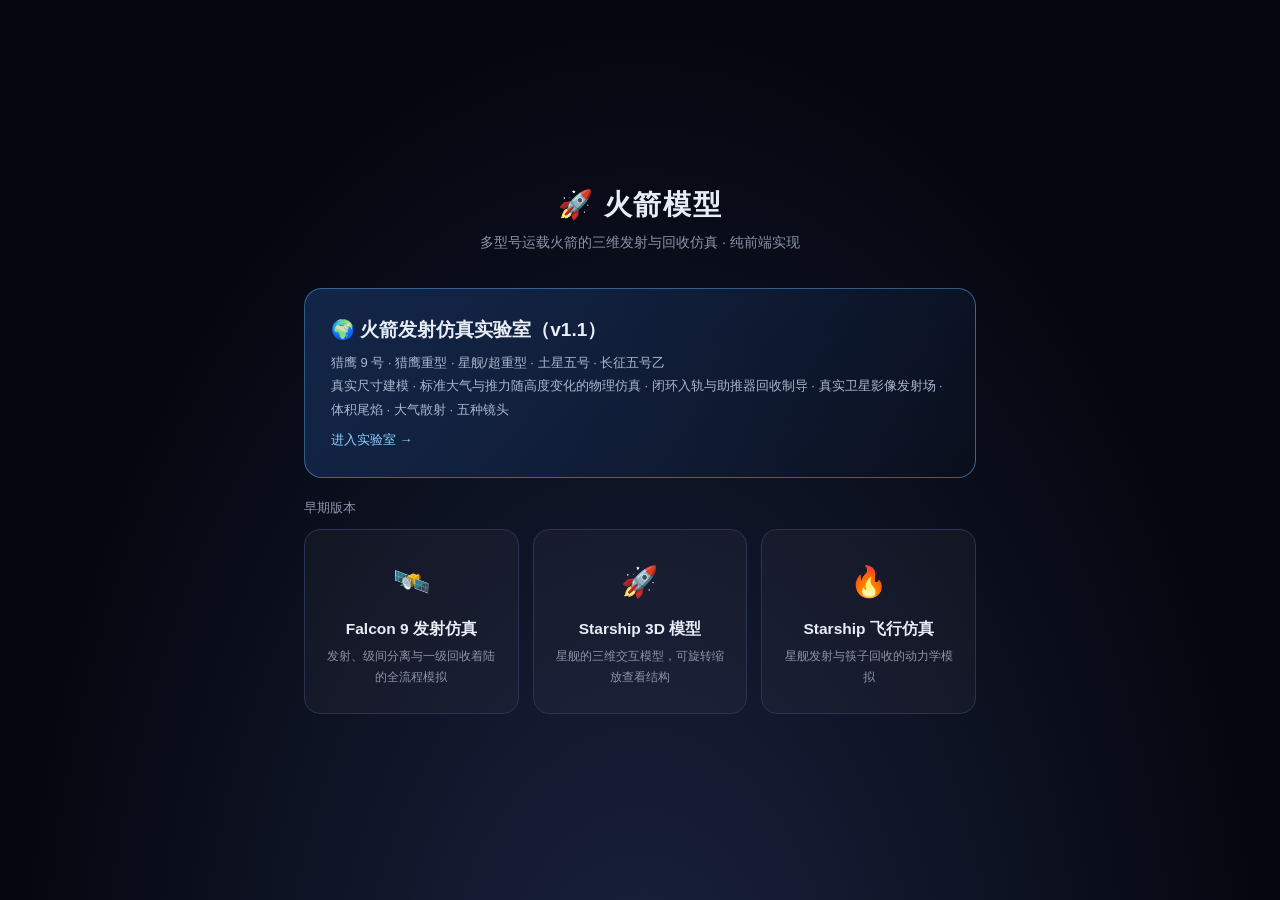
<file: index.html>
<!doctype html>
<html lang="zh-CN">
<head>
<meta charset="utf-8">
<meta name="viewport" content="width=device-width,initial-scale=1">
<title>火箭模型 · SpaceX 仿真合集</title>
<style>
  :root{color-scheme:dark}
  *{margin:0;padding:0;box-sizing:border-box}
  body{
    min-height:100vh;display:flex;align-items:center;justify-content:center;
    background:radial-gradient(ellipse at 50% 120%,#1a2340 0%,#05070f 70%);
    font-family:-apple-system,"PingFang SC","Microsoft YaHei",sans-serif;color:#e8ecf5;
  }
  .wrap{max-width:720px;padding:48px 24px;text-align:center}
  h1{font-size:28px;letter-spacing:.06em;margin-bottom:10px}
  p.sub{color:#8b93a8;font-size:14px;margin-bottom:36px}
  .cards{display:grid;grid-template-columns:repeat(auto-fit,minmax(200px,1fr));gap:14px}
  a.card{
    display:block;padding:26px 18px;border:1px solid #2a3452;border-radius:16px;
    background:rgba(255,255,255,.03);text-decoration:none;color:inherit;
    transition:transform .25s,border-color .25s,background .25s;
  }
  a.card:hover{transform:translateY(-4px);border-color:#5a7bd8;background:rgba(90,123,216,.08)}
  .card .ic{font-size:30px;display:block;margin-bottom:12px}
  .card b{font-size:15.5px;display:block;margin-bottom:6px}
  .card span{font-size:12px;color:#8b93a8;line-height:1.7}
  a.hero{display:block;margin-bottom:22px;padding:28px 26px;border-radius:18px;text-decoration:none;color:inherit;text-align:left;
    border:1px solid rgba(95,184,255,.45);background:linear-gradient(135deg,rgba(40,90,170,.35),rgba(10,16,30,.6));transition:transform .25s,border-color .25s}
  a.hero:hover{transform:translateY(-3px);border-color:#8fd0ff}
  a.hero b{font-size:19px;display:block;margin-bottom:8px}
  a.hero span{font-size:13px;color:#a9b6cc;line-height:1.8;display:block}
  a.hero i{font-style:normal;display:inline-block;margin-top:10px;color:#8fd0ff;font-size:13px}
  .old{color:#8b93a8;font-size:12.5px;margin:6px 0 12px;text-align:left}
</style>
</head>
<body>
<div class="wrap">
  <h1>🚀 火箭模型</h1>
  <p class="sub">多型号运载火箭的三维发射与回收仿真 · 纯前端实现</p>
  <a class="hero" href="lab/"><b>🌍 火箭发射仿真实验室（v1.1）</b>
    <span>猎鹰 9 号 · 猎鹰重型 · 星舰/超重型 · 土星五号 · 长征五号乙<br>
    真实尺寸建模 · 标准大气与推力随高度变化的物理仿真 · 闭环入轨与助推器回收制导 · 真实卫星影像发射场 · 体积尾焰 · 大气散射 · 五种镜头</span>
    <i>进入实验室 →</i></a>
  <p class="old">早期版本</p>
  <div class="cards">
    <a class="card" href="falcon9_sim.html"><span class="ic">🛰️</span><b>Falcon 9 发射仿真</b><span>发射、级间分离与一级回收着陆的全流程模拟</span></a>
    <a class="card" href="starship_3d.html"><span class="ic">🚀</span><b>Starship 3D 模型</b><span>星舰的三维交互模型，可旋转缩放查看结构</span></a>
    <a class="card" href="starship_sim.html"><span class="ic">🔥</span><b>Starship 飞行仿真</b><span>星舰发射与筷子回收的动力学模拟</span></a>
  </div>
</div>
</body>
</html>
</file>
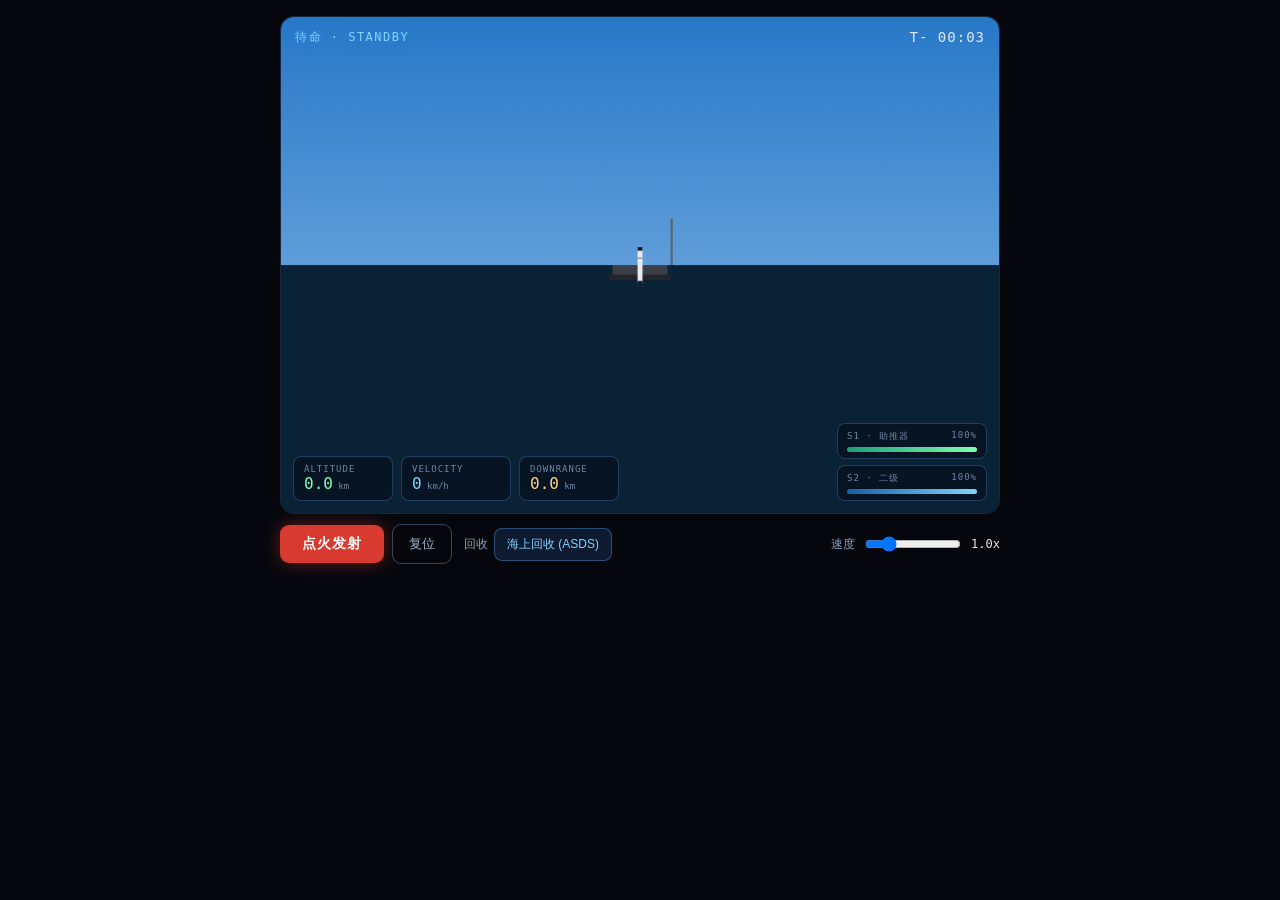
<file: falcon9_sim.html>
<!DOCTYPE html>
<html lang="zh">
<head>
<meta charset="utf-8">
<meta name="viewport" content="width=device-width, initial-scale=1">
<title>Falcon 9 · 发射与回收模拟</title>
<style>
  body{margin:0;background:#05070d;font-family:-apple-system,Segoe UI,Roboto,sans-serif;display:flex;justify-content:center;padding:16px;}
  #wrap{width:100%;max-width:720px;}
</style>
</head>
<body>
<div id="wrap">
<!--FRAGMENT-->
<div style="display:flex;flex-direction:column;gap:10px;font-family:-apple-system,Segoe UI,Roboto,sans-serif;">
  <div style="position:relative;border-radius:14px;overflow:hidden;border:1px solid rgba(80,140,220,0.25);background:#05070d;">
    <canvas id="rk-canvas" width="680" height="470" style="display:block;width:100%;height:auto;background:#05070d;"></canvas>

    <div id="rk-phase" style="position:absolute;top:12px;left:14px;font-family:ui-monospace,Menlo,Consolas,monospace;color:#7fd4ff;font-size:12px;letter-spacing:1.5px;text-transform:uppercase;text-shadow:0 0 8px rgba(40,140,255,0.6);">待命 · STANDBY</div>
    <div id="rk-clock" style="position:absolute;top:12px;right:14px;font-family:ui-monospace,Menlo,Consolas,monospace;color:#dfeaf5;font-size:14px;letter-spacing:1px;">T- 00:03</div>

    <div style="position:absolute;left:12px;bottom:12px;display:flex;gap:8px;font-family:ui-monospace,Menlo,Consolas,monospace;">
      <div style="background:rgba(8,16,30,0.72);border:1px solid rgba(90,160,230,0.3);border-radius:8px;padding:7px 10px;min-width:78px;">
        <div style="color:#6f87a3;font-size:9px;letter-spacing:1px;">ALTITUDE</div>
        <div id="rk-alt" style="color:#7fffb0;font-size:16px;">0.0<span style="font-size:9px;color:#6f87a3"> km</span></div>
      </div>
      <div style="background:rgba(8,16,30,0.72);border:1px solid rgba(90,160,230,0.3);border-radius:8px;padding:7px 10px;min-width:88px;">
        <div style="color:#6f87a3;font-size:9px;letter-spacing:1px;">VELOCITY</div>
        <div id="rk-vel" style="color:#7fd4ff;font-size:16px;">0<span style="font-size:9px;color:#6f87a3"> km/h</span></div>
      </div>
      <div style="background:rgba(8,16,30,0.72);border:1px solid rgba(90,160,230,0.3);border-radius:8px;padding:7px 10px;min-width:78px;">
        <div style="color:#6f87a3;font-size:9px;letter-spacing:1px;">DOWNRANGE</div>
        <div id="rk-dr" style="color:#ffd47f;font-size:16px;">0<span style="font-size:9px;color:#6f87a3"> km</span></div>
      </div>
    </div>

    <div style="position:absolute;right:12px;bottom:12px;display:flex;flex-direction:column;gap:6px;width:150px;font-family:ui-monospace,Menlo,Consolas,monospace;">
      <div style="background:rgba(8,16,30,0.72);border:1px solid rgba(90,160,230,0.3);border-radius:8px;padding:6px 9px;">
        <div style="display:flex;justify-content:space-between;color:#6f87a3;font-size:9px;letter-spacing:1px;"><span>S1 · 助推器</span><span id="rk-f1t">100%</span></div>
        <div style="height:5px;background:rgba(255,255,255,0.08);border-radius:3px;margin-top:4px;overflow:hidden;"><div id="rk-f1" style="height:100%;width:100%;background:linear-gradient(90deg,#1d9e75,#7fffb0);"></div></div>
      </div>
      <div style="background:rgba(8,16,30,0.72);border:1px solid rgba(90,160,230,0.3);border-radius:8px;padding:6px 9px;">
        <div style="display:flex;justify-content:space-between;color:#6f87a3;font-size:9px;letter-spacing:1px;"><span>S2 · 二级</span><span id="rk-f2t">100%</span></div>
        <div style="height:5px;background:rgba(255,255,255,0.08);border-radius:3px;margin-top:4px;overflow:hidden;"><div id="rk-f2" style="height:100%;width:100%;background:linear-gradient(90deg,#185fa5,#7fd4ff);"></div></div>
      </div>
    </div>
  </div>

  <div style="display:flex;flex-wrap:wrap;gap:8px;align-items:center;font-family:-apple-system,Segoe UI,Roboto,sans-serif;">
    <button id="rk-launch" style="background:#d83a30;color:#fff;border:none;border-radius:9px;padding:10px 22px;font-size:14px;font-weight:600;cursor:pointer;letter-spacing:1px;box-shadow:0 0 18px rgba(216,58,48,0.45);">点火发射</button>
    <button id="rk-reset" style="background:transparent;color:#9fb4cc;border:1px solid rgba(120,160,210,0.4);border-radius:9px;padding:10px 16px;font-size:13px;cursor:pointer;">复位</button>
    <div style="display:flex;align-items:center;gap:6px;color:#8aa0bb;font-size:12px;font-family:ui-monospace,monospace;margin-left:4px;">
      回收
      <button id="rk-mode" style="background:rgba(20,40,70,0.6);color:#7fd4ff;border:1px solid rgba(90,160,230,0.4);border-radius:8px;padding:7px 12px;font-size:12px;cursor:pointer;">海上回收 (ASDS)</button>
    </div>
    <div style="display:flex;align-items:center;gap:8px;margin-left:auto;color:#8aa0bb;font-size:12px;font-family:ui-monospace,monospace;">
      速度 <input id="rk-speed" type="range" min="0.5" max="3" step="0.5" value="1" style="width:96px;"> <span id="rk-speedv" style="color:#dfeaf5;">1.0x</span>
    </div>
  </div>
</div>

<script>
(function(){
  const cv = document.getElementById('rk-canvas');
  const ctx = cv.getContext('2d');
  const W = 680, H = 470;
  const el = id => document.getElementById(id);

  let mode = 'asds';      // 'asds' | 'rtls'
  let speed = 1;
  const G = 9.8;

  // booster (stage 1) state
  let S;
  function reset(){
    S = {
      t:0, phase:'standby', flagQ:false, flagMECO:false, flagSep:false,
      alt:0, vy:0, dr:0, vx:0, ang:0, targetAng:0,
      fins:0, legs:0, thr:0, f1:100,
      trail:[], engines:9,
      // stage 2
      s2:{active:false, alt:0, vy:0, dr:0, thr:0, f2:100, trail:[], sep:false},
      landed:false, lhost:false, apex:0,
      ignT:0
    };
    targetX = (mode==='rtls') ? 0 : 4200;   // meters downrange of landing site
    el('rk-launch').disabled = false;
    el('rk-launch').textContent = '点火发射';
    el('rk-launch').style.opacity = 1;
  }
  let targetX = 4200;

  function launch(){
    if(S.phase!=='standby') return;
    S.phase='ignition'; S.t=0; S.ignT=0;
    el('rk-launch').disabled = true;
    el('rk-launch').style.opacity = 0.45;
    el('rk-launch').textContent = '飞行中…';
  }

  el('rk-launch').onclick = launch;
  el('rk-reset').onclick = ()=>{ reset(); };
  el('rk-mode').onclick = ()=>{
    if(S.phase!=='standby') return;
    mode = (mode==='asds')?'rtls':'asds';
    el('rk-mode').textContent = mode==='asds' ? '海上回收 (ASDS)' : '陆上回收 (RTLS)';
    targetX = (mode==='rtls')?0:4200;
  };
  el('rk-speed').oninput = e=>{ speed=parseFloat(e.target.value); el('rk-speedv').textContent=speed.toFixed(1)+'x'; };

  // ---- physics step ----
  function step(dt){
    const p = S.phase;
    if(p==='standby'||p==='landed') return;
    S.t += dt;

    // ---------- stage 1 ----------
    if(p==='ignition'){
      S.ignT += dt; S.thr = Math.min(1, S.ignT/1.2);
      S.alt = 0; S.vy = 0;
      if(S.ignT>=1.2){ S.phase='ascent'; }
    }
    else if(p==='ascent'){
      S.thr = 1; S.f1 -= dt*4.2;
      S.targetAng = Math.min(20, S.alt/40);            // gravity turn
      const A = 24;
      S.vy += (A - G)*dt;
      S.vx += A*Math.sin(S.ang*Math.PI/180)*dt;
      if(S.vy>180 || S.f1<46){ S.phase='meco'; S.t2=0; }
    }
    else if(p==='meco'){
      S.t2 = (S.t2||0)+dt; S.thr = Math.max(0, 1 - S.t2/0.6);
      S.vy += (-G)*dt; S.fins = Math.min(1, S.t2/0.6);
      if(S.t2>=0.6 && !S.flagSep){
        S.flagSep=true; S.s2.active=true; S.s2.sep=true;
        S.s2.alt=S.alt; S.s2.vy=S.vy; S.s2.dr=S.dr; S.s2.vx=S.vx;
        S.phase='boostback'; S.t3=0;
      }
    }
    else if(p==='boostback'){
      S.t3 = (S.t3||0)+dt;
      S.fins = 1;
      S.targetAng = 150;                                // flip retrograde
      S.thr = (S.t3<2.2)?0.6:0;
      S.f1 -= (S.t3<2.2? dt*3.0 : 0);
      S.vy += (-G)*dt;
      // null out / aim downrange velocity toward target
      const need = (targetX - S.dr);
      S.vx += (Math.sign(need)* (S.t3<2.2?14:0))*dt*0.0 ; // visual only
      if(S.t3<2.6){ S.vx += (need>0? 8 : -8)*dt*(mode==='rtls'?1:0.25); }
      if(S.t3>=2.6){ S.phase='coast'; S.targetAng=180; }
    }
    else if(p==='coast'){
      S.fins = 1; S.thr = 0; S.targetAng = 180;
      S.vy += (-G)*dt;
      // gentle steer to align downrange with target
      S.vx += (targetX - S.dr>0?1:-1)*Math.min(Math.abs(targetX-S.dr),300)*0.002*dt;
      if(S.vy<0 && S.alt < S.apex*0.55 && S.alt>0){ S.phase='reentry'; S.t4=0; }
    }
    else if(p==='reentry'){
      S.t4=(S.t4||0)+dt; S.targetAng=180;
      S.thr = (S.t4<1.3)?0.75:0;
      S.f1 -= (S.t4<1.3? dt*2.2:0);
      // reentry burn slows descent a bit
      S.vy += (-G + (S.t4<1.3? 30:0))*dt;
      if(S.t4>=1.3){ S.phase='descent'; }
    }
    else if(p==='descent'){
      S.targetAng=180; S.thr=0; S.fins=1;
      S.vy += (-G)*dt;
      // suicide-burn trigger
      const amax=42, net=amax-G;
      const stop = (S.vy*S.vy)/(2*net);
      if(S.alt <= stop*1.04){ S.phase='landingburn'; }
    }
    else if(p==='landingburn'){
      S.targetAng=180;
      const amax=42, net=amax-G;
      // needed deceleration to stop at ground
      let need = (S.vy*S.vy)/(2*Math.max(S.alt,0.5));
      need = Math.min(need, net);
      S.thr = Math.min(1,(need+G)/amax);
      S.f1 -= dt*3.4;
      S.vy += (need)*dt;            // decelerate (vy negative -> toward 0)
      if(S.vy>0) S.vy=0;
      S.legs = Math.min(1, S.legs + dt*1.6);
      // glide horizontally onto pad
      S.vx += (targetX - S.dr)*0.06*dt - S.vx*0.9*dt;
      if(S.alt<=0.4){
        S.alt=0; S.vy=0; S.thr=0; S.legs=1; S.phase='landed';
        S.landed=true; S.lost = Math.abs(S.dr-targetX)>600;
      }
    }

    // integrate stage1 position
    if(p!=='ignition'){
      S.alt = Math.max(0, S.alt + S.vy*dt);
      S.dr  = S.dr + S.vx*dt;
    }
    S.apex = Math.max(S.apex, S.alt);
    // rotate toward target angle
    S.ang += (S.targetAng - S.ang)*Math.min(1, dt*3);
    // max-Q flag
    if(!S.flagQ && S.alt>180 && p==='ascent'){ S.flagQ=true; }

    // record trail (world)
    if(S.t % 0.05 < dt){ S.trail.push([S.dr,S.alt]); if(S.trail.length>400)S.trail.shift(); }

    // ---------- stage 2 ----------
    const s2=S.s2;
    if(s2.active){
      s2.thr = Math.min(1, ((S.t)-0)/1 );
      if(s2.f2>0){
        const A2=20; s2.vy += (A2-G)*dt; s2.f2 -= dt*1.4;
        s2.vx += A2*0.18*dt;
      } else { s2.vy += (-G*0.2)*dt; s2.thr=0; }
      s2.alt = Math.max(0, s2.alt + s2.vy*dt);
      s2.dr += s2.vx*dt;
      if(S.t % 0.05 < dt){ s2.trail.push([s2.dr,s2.alt]); if(s2.trail.length>400)s2.trail.shift(); }
    }
  }

  // ---- camera ----
  let cam = {cy:0, cx:0, ppm:1};
  function updateCam(){
    const visHalf = Math.min(62000, Math.max(320, S.alt*0.62 + 320));
    cam.ppm = (H*0.5)/visHalf;
    cam.cy = S.alt;            // booster centered vertically
    cam.cx = S.dr;
  }
  const sx = wx => W*0.5 + (wx-cam.cx)*cam.ppm;
  const sy = wy => H*0.5 - (wy-cam.cy)*cam.ppm;

  // ---- pre-baked starfield (world) ----
  const stars=[]; for(let i=0;i<140;i++){stars.push([(Math.random()-0.5)*180000, Math.random()*120000, Math.random()*1.4+0.3]);}
  const clouds=[]; for(let i=0;i<10;i++){clouds.push([(Math.random()-0.5)*9000, 200+Math.random()*900, 220+Math.random()*180]);}

  function skyTop(alt){
    const k = Math.min(1, alt/2400);
    const c = (a,b)=>Math.round(a+(b-a)*k);
    return `rgb(${c(40,2)},${c(120,4)},${c(200,12)})`;
  }
  function skyBot(alt){
    const k = Math.min(1, alt/2400);
    const c=(a,b)=>Math.round(a+(b-a)*k);
    return `rgb(${c(150,5)},${c(195,8)},${c(235,20)})`;
  }

  function draw(){
    ctx.clearRect(0,0,W,H);
    // sky
    const g=ctx.createLinearGradient(0,0,0,H);
    g.addColorStop(0, skyTop(cam.cy));
    g.addColorStop(1, skyBot(cam.cy));
    ctx.fillStyle=g; ctx.fillRect(0,0,W,H);

    // stars (fade in with altitude)
    const sa = Math.min(1, cam.cy/1400);
    if(sa>0.02){
      ctx.save();
      for(const st of stars){
        const x=sx(st[0]), y=sy(st[1]);
        if(x<-5||x>W+5||y<-5||y>H+5) continue;
        ctx.globalAlpha=sa*(0.5+0.5*Math.sin((st[1]+S.t*40)*0.01));
        ctx.fillStyle='#fff'; ctx.fillRect(x,y,st[2],st[2]);
      }
      ctx.restore();
    }

    // clouds
    ctx.save();
    for(const cl of clouds){
      const x=sx(cl[0]), y=sy(cl[1]); const r=cl[2]*cam.ppm;
      if(r<1||y<-r||y>H+r) continue;
      ctx.globalAlpha=0.5*(1-Math.min(1,cam.cy/2600));
      ctx.fillStyle='#eef4fb';
      ctx.beginPath(); ctx.ellipse(x,y,r,r*0.34,0,0,7); ctx.fill();
    }
    ctx.restore();

    // ground + sea
    const gy = sy(0);
    if(gy < H+40){
      const isSea = (mode==='asds');
      ctx.fillStyle = isSea ? '#0a2236' : '#1c2a18';
      ctx.fillRect(0, gy, W, H-gy+1);
      // launch pad at world x=0
      drawPad(sx(0), gy);
      // landing target
      drawLandingSite(sx(targetX), gy, isSea);
    }

    // trails
    drawTrail(S.s2.trail, 'rgba(127,212,255,0.5)');
    drawTrail(S.trail, 'rgba(255,170,90,0.55)');

    // stage 2
    if(S.s2.active){
      const x=sx(S.s2.dr), y=sy(S.s2.alt);
      if(y>-200 && y<H+200) drawStage2(x,y, S.s2.thr);
    }

    // booster (always near center unless landed offscreen)
    if(S.phase!=='standby' || true){
      const x=sx(S.dr), y=sy(S.alt);
      drawBooster(x,y, S.ang, S.thr, S.fins, S.legs);
    }

    updateHUD();
    drawGAuge();
  }

  function drawTrail(tr, col){
    if(tr.length<2) return;
    ctx.save(); ctx.strokeStyle=col; ctx.lineWidth=1.5; ctx.beginPath();
    let started=false;
    for(const p of tr){ const x=sx(p[0]),y=sy(p[1]); if(!started){ctx.moveTo(x,y);started=true;}else ctx.lineTo(x,y);}
    ctx.stroke(); ctx.restore();
  }

  function drawPad(x,gy){
    ctx.save();
    ctx.fillStyle='#3a3f47'; ctx.fillRect(x-26,gy,52,10);
    ctx.fillStyle='#22262c'; ctx.fillRect(x-30,gy+9,60,5);
    // tower
    ctx.strokeStyle='#5a6470'; ctx.lineWidth=2;
    ctx.beginPath(); ctx.moveTo(x+30,gy); ctx.lineTo(x+30,gy-44); ctx.stroke();
    ctx.restore();
  }

  function drawLandingSite(x,gy,isSea){
    ctx.save();
    if(isSea){
      // droneship
      ctx.fillStyle='#1b1f26'; ctx.fillRect(x-44,gy-6,88,12);
      ctx.fillStyle='#2a2f38'; ctx.fillRect(x-44,gy+5,88,4);
      // X target
      ctx.strokeStyle='#d8d8d8'; ctx.lineWidth=2;
      ctx.beginPath(); ctx.moveTo(x-12,gy-4); ctx.lineTo(x+12,gy+2); ctx.moveTo(x+12,gy-4); ctx.lineTo(x-12,gy+2); ctx.stroke();
      ctx.beginPath(); ctx.arc(x,gy-1,15,0,7); ctx.stroke();
    } else {
      ctx.fillStyle='#3a3f47'; ctx.fillRect(x-30,gy-2,60,8);
      ctx.strokeStyle='#d8d8d8'; ctx.lineWidth=2;
      ctx.beginPath(); ctx.arc(x,gy+1,16,0,7); ctx.stroke();
      ctx.beginPath(); ctx.moveTo(x-11,gy-7); ctx.lineTo(x+11,gy+5); ctx.moveTo(x+11,gy-7); ctx.lineTo(x-11,gy+5); ctx.stroke();
    }
    ctx.restore();
  }

  function flame(ctx, w, len, intensity){
    if(intensity<=0.02) return;
    const L = len*(0.7+0.6*intensity)*(0.85+0.15*Math.sin(S.t*40));
    const grd=ctx.createLinearGradient(0,0,0,L);
    grd.addColorStop(0,'rgba(180,220,255,0.95)');
    grd.addColorStop(0.4,'rgba(120,180,255,0.85)');
    grd.addColorStop(1,'rgba(255,150,40,0)');
    ctx.fillStyle=grd;
    ctx.beginPath();
    ctx.moveTo(-w*0.5,0); ctx.lineTo(w*0.5,0);
    ctx.lineTo(w*0.18,L*0.55); ctx.lineTo(0,L); ctx.lineTo(-w*0.18,L*0.55);
    ctx.closePath(); ctx.fill();
  }

  function drawBooster(cx,cy,ang,thr,fins,legs){
    const ph = Math.max(34, Math.min(150, 42*cam.ppm)); // pixel height
    const pw = ph*0.135;
    ctx.save();
    ctx.translate(cx,cy);
    ctx.rotate(ang*Math.PI/180);
    // body local: +y down (engine), -y up (top). draw centered.
    const top=-ph/2, bot=ph/2;
    // engine flame (at bottom)
    ctx.save(); ctx.translate(0,bot); flame(ctx, pw*1.4, ph*1.5, thr); ctx.restore();
    // landing legs
    if(legs>0){
      ctx.strokeStyle='#cfd6dd'; ctx.lineWidth=Math.max(1.4,pw*0.16);
      const sp = legs*ph*0.32;
      [-1,1].forEach(s=>{
        ctx.beginPath(); ctx.moveTo(s*pw*0.5, bot-ph*0.05);
        ctx.lineTo(s*(pw*0.5+sp), bot+ph*0.06); ctx.stroke();
      });
    }
    // body
    ctx.fillStyle='#eef1f4'; ctx.fillRect(-pw/2, top, pw, ph);
    // interstage (black top band)
    ctx.fillStyle='#15171b'; ctx.fillRect(-pw/2, top, pw, ph*0.1);
    // engine section
    ctx.fillStyle='#23262b'; ctx.fillRect(-pw/2, bot-ph*0.06, pw, ph*0.06);
    // grid fins (near top)
    if(fins>0){
      ctx.fillStyle='#9aa2ab';
      const fw=pw*0.55*fins, fh=ph*0.09;
      ctx.fillRect(-pw/2-fw, top+ph*0.12, fw, fh);
      ctx.fillRect(pw/2, top+ph*0.12, fw, fh);
    }
    // detail lines
    ctx.strokeStyle='rgba(0,0,0,0.12)'; ctx.lineWidth=0.6;
    ctx.beginPath(); ctx.moveTo(0,top); ctx.lineTo(0,bot); ctx.stroke();
    // SpaceX-ish marking
    ctx.fillStyle='#1a1c20'; ctx.fillRect(-pw/2, top+ph*0.3, pw, ph*0.015);
    ctx.restore();
  }

  function drawStage2(cx,cy,thr){
    const ph=Math.max(20,Math.min(70,16*cam.ppm)); const pw=ph*0.17;
    ctx.save(); ctx.translate(cx,cy);
    ctx.save(); ctx.translate(0,ph/2); flame(ctx, pw*1.1, ph*1.2, thr); ctx.restore();
    // fairing/payload nose
    ctx.fillStyle='#eef1f4';
    ctx.beginPath();
    ctx.moveTo(-pw/2,ph/2); ctx.lineTo(pw/2,ph/2); ctx.lineTo(pw/2,-ph*0.15);
    ctx.quadraticCurveTo(0,-ph*0.6, -pw/2,-ph*0.15); ctx.closePath(); ctx.fill();
    ctx.fillStyle='#23262b'; ctx.fillRect(-pw/2,ph/2-ph*0.06,pw,ph*0.06);
    ctx.restore();
  }

  // ---- HUD ----
  const phaseNames = {
    standby:'待命 · STANDBY', ignition:'点火 · IGNITION', ascent:'上升 · ASCENT',
    meco:'主发动机关机 · MECO', boostback:'返场点火 · BOOSTBACK',
    coast:'滑行 · COAST', reentry:'再入点火 · RE-ENTRY',
    descent:'下降 · DESCENT', landingburn:'着陆点火 · LANDING BURN',
    landed:'已着陆 · TOUCHDOWN'
  };
  function fmtClock(){
    if(S.phase==='standby') return 'T- 00:03';
    const mt = S.t*7; // scaled mission seconds
    const m=Math.floor(mt/60), s=Math.floor(mt%60);
    return 'T+ '+String(m).padStart(2,'0')+':'+String(s).padStart(2,'0');
  }
  function updateHUD(){
    let label = phaseNames[S.phase]||S.phase;
    if(S.flagQ && S.phase==='ascent' && S.alt<420) label='最大动压 · MAX-Q';
    if(S.phase==='landed') label = S.lost ? '着陆偏离 · RUD' : '助推器已回收 · LANDED';
    el('rk-phase').textContent = label;
    el('rk-phase').style.color = S.phase==='landed' ? (S.lost?'#ff8a7f':'#7fffb0') : '#7fd4ff';
    el('rk-clock').textContent = fmtClock();

    const altkm = S.alt/1000*66;
    const vmag = Math.sqrt(S.vy*S.vy+S.vx*S.vx)*50.4;
    el('rk-alt').innerHTML = altkm.toFixed(1)+'<span style="font-size:9px;color:#6f87a3"> km</span>';
    el('rk-vel').innerHTML = Math.round(vmag).toLocaleString()+'<span style="font-size:9px;color:#6f87a3"> km/h</span>';
    el('rk-dr').innerHTML  = (Math.abs(S.dr)/1000*66).toFixed(1)+'<span style="font-size:9px;color:#6f87a3"> km</span>';

    const f1=Math.max(0,S.f1), f2=Math.max(0,S.s2.f2);
    el('rk-f1').style.width=f1+'%'; el('rk-f1t').textContent=Math.round(f1)+'%';
    el('rk-f2').style.width=f2+'%'; el('rk-f2t').textContent=Math.round(f2)+'%';
  }
  function drawGAuge(){}

  // ---- loop ----
  let last=performance.now();
  function frame(now){
    let dt=(now-last)/1000; last=now; if(dt>0.05)dt=0.05;
    const sdt = dt*speed*1.0;
    // sub-step for stability
    const n=3; for(let i=0;i<n;i++) step(sdt/n);
    updateCam(); draw();
    requestAnimationFrame(frame);
  }
  reset(); updateCam(); requestAnimationFrame(frame);
})();
</script>
<!--/FRAGMENT-->
</div>
</body>
</html>
</file>
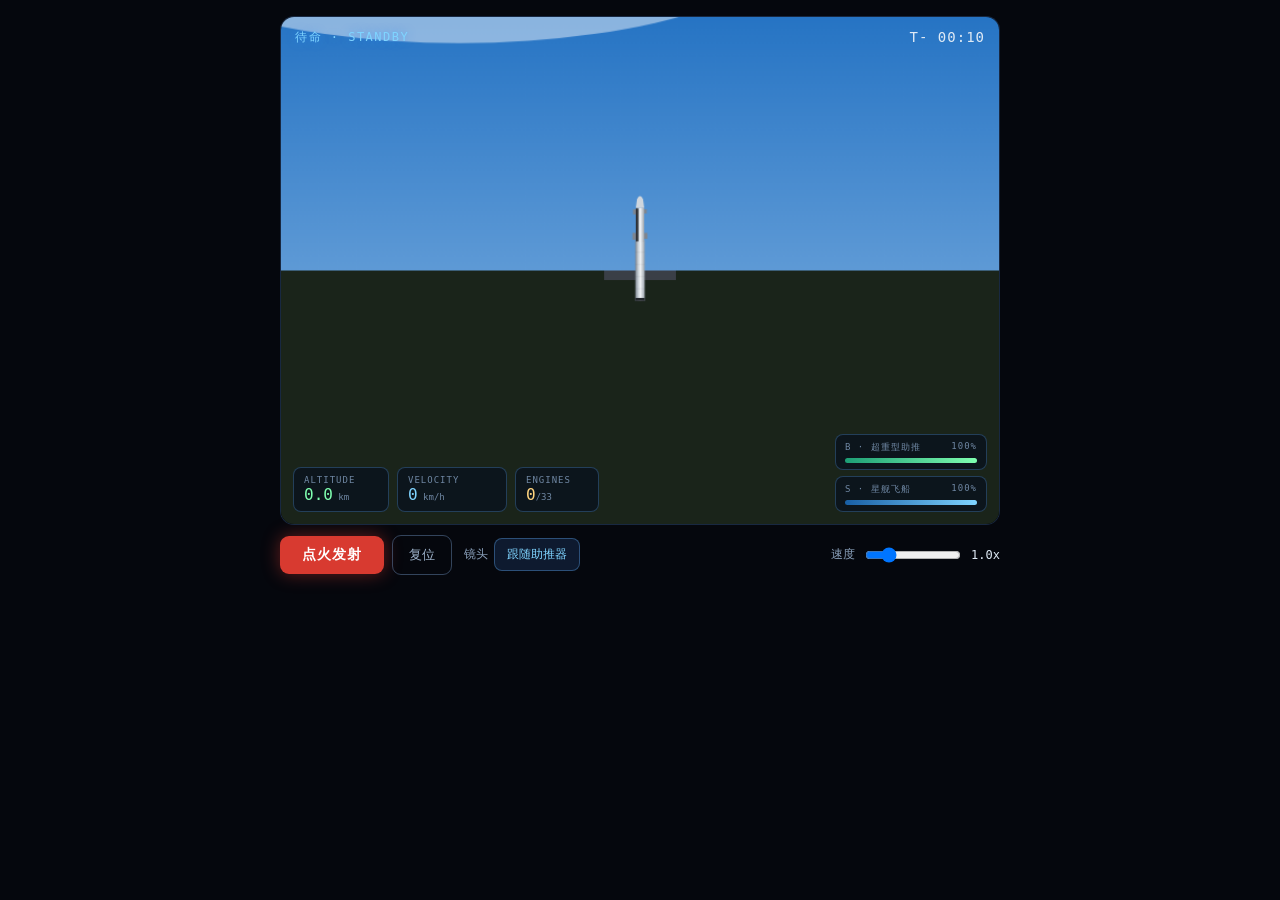
<file: starship_sim.html>
<!DOCTYPE html>
<html lang="zh">
<head>
<meta charset="utf-8">
<meta name="viewport" content="width=device-width, initial-scale=1">
<title>Starship · 发射与筷子回收模拟</title>
<style>body{margin:0;background:#05070d;font-family:-apple-system,Segoe UI,Roboto,sans-serif;display:flex;justify-content:center;padding:16px;}#wrap{width:100%;max-width:720px;}</style>
</head>
<body>
<div id="wrap">
<div style="display:flex;flex-direction:column;gap:10px;font-family:-apple-system,Segoe UI,Roboto,sans-serif;">
  <div style="position:relative;border-radius:14px;overflow:hidden;border:1px solid rgba(80,140,220,0.25);background:#05070d;">
    <canvas id="ss-canvas" width="680" height="480" style="display:block;width:100%;height:auto;background:#05070d;"></canvas>
    <div id="ss-phase" style="position:absolute;top:12px;left:14px;font-family:ui-monospace,Menlo,Consolas,monospace;color:#7fd4ff;font-size:12px;letter-spacing:1.5px;text-transform:uppercase;text-shadow:0 0 8px rgba(40,140,255,0.6);">待命 · STANDBY</div>
    <div id="ss-clock" style="position:absolute;top:12px;right:14px;font-family:ui-monospace,Menlo,Consolas,monospace;color:#dfeaf5;font-size:14px;letter-spacing:1px;">T- 00:10</div>
    <div style="position:absolute;left:12px;bottom:12px;display:flex;gap:8px;font-family:ui-monospace,Menlo,Consolas,monospace;">
      <div style="background:rgba(8,16,30,0.72);border:1px solid rgba(90,160,230,0.3);border-radius:8px;padding:7px 10px;min-width:74px;"><div style="color:#6f87a3;font-size:9px;letter-spacing:1px;">ALTITUDE</div><div id="ss-alt" style="color:#7fffb0;font-size:16px;">0.0<span style="font-size:9px;color:#6f87a3"> km</span></div></div>
      <div style="background:rgba(8,16,30,0.72);border:1px solid rgba(90,160,230,0.3);border-radius:8px;padding:7px 10px;min-width:88px;"><div style="color:#6f87a3;font-size:9px;letter-spacing:1px;">VELOCITY</div><div id="ss-vel" style="color:#7fd4ff;font-size:16px;">0<span style="font-size:9px;color:#6f87a3"> km/h</span></div></div>
      <div style="background:rgba(8,16,30,0.72);border:1px solid rgba(90,160,230,0.3);border-radius:8px;padding:7px 10px;min-width:62px;"><div style="color:#6f87a3;font-size:9px;letter-spacing:1px;">ENGINES</div><div id="ss-eng" style="color:#ffd47f;font-size:16px;">0<span style="font-size:9px;color:#6f87a3">/33</span></div></div>
    </div>
    <div style="position:absolute;right:12px;bottom:12px;display:flex;flex-direction:column;gap:6px;width:152px;font-family:ui-monospace,Menlo,Consolas,monospace;">
      <div style="background:rgba(8,16,30,0.72);border:1px solid rgba(90,160,230,0.3);border-radius:8px;padding:6px 9px;"><div style="display:flex;justify-content:space-between;color:#6f87a3;font-size:9px;letter-spacing:1px;"><span>B · 超重型助推</span><span id="ss-f1t">100%</span></div><div style="height:5px;background:rgba(255,255,255,0.08);border-radius:3px;margin-top:4px;overflow:hidden;"><div id="ss-f1" style="height:100%;width:100%;background:linear-gradient(90deg,#1d9e75,#7fffb0);"></div></div></div>
      <div style="background:rgba(8,16,30,0.72);border:1px solid rgba(90,160,230,0.3);border-radius:8px;padding:6px 9px;"><div style="display:flex;justify-content:space-between;color:#6f87a3;font-size:9px;letter-spacing:1px;"><span>S · 星舰飞船</span><span id="ss-f2t">100%</span></div><div style="height:5px;background:rgba(255,255,255,0.08);border-radius:3px;margin-top:4px;overflow:hidden;"><div id="ss-f2" style="height:100%;width:100%;background:linear-gradient(90deg,#185fa5,#7fd4ff);"></div></div></div>
    </div>
  </div>
  <div style="display:flex;flex-wrap:wrap;gap:8px;align-items:center;font-family:-apple-system,Segoe UI,Roboto,sans-serif;">
    <button id="ss-launch" style="background:#d83a30;color:#fff;border:none;border-radius:9px;padding:10px 22px;font-size:14px;font-weight:600;cursor:pointer;letter-spacing:1px;box-shadow:0 0 18px rgba(216,58,48,0.45);">点火发射</button>
    <button id="ss-reset" style="background:transparent;color:#9fb4cc;border:1px solid rgba(120,160,210,0.4);border-radius:9px;padding:10px 16px;font-size:13px;cursor:pointer;">复位</button>
    <div style="display:flex;align-items:center;gap:6px;color:#8aa0bb;font-size:12px;font-family:ui-monospace,monospace;margin-left:4px;">镜头<button id="ss-cam" style="background:rgba(20,40,70,0.6);color:#7fd4ff;border:1px solid rgba(90,160,230,0.4);border-radius:8px;padding:7px 12px;font-size:12px;cursor:pointer;">跟随助推器</button></div>
    <div style="display:flex;align-items:center;gap:8px;margin-left:auto;color:#8aa0bb;font-size:12px;font-family:ui-monospace,monospace;">速度 <input id="ss-speed" type="range" min="0.5" max="3" step="0.5" value="1" style="width:96px;"> <span id="ss-speedv" style="color:#dfeaf5;">1.0x</span></div>
  </div>
</div>
<script>
(function(){
  const cv=document.getElementById('ss-canvas'), ctx=cv.getContext('2d');
  const W=680,H=480, el=id=>document.getElementById(id);
  let speed=1, camTgt='booster'; const G=9.8;
  let S;
  function reset(){
    S={ t:0, phase:'standby', flagQ:false, sep:false,
      alt:0, vy:0, dr:0, vx:0, ang:0, tAng:0, fins:0, thr:0, f1:100, eng:0, trail:[],
      ship:{active:false, alt:0, vy:0, dr:0, vx:0, ang:0, tAng:0, thr:0, f2:100, trail:[]},
      arm:0, caught:false, apex:0, ignT:0 };
    el('ss-launch').disabled=false; el('ss-launch').textContent='点火发射'; el('ss-launch').style.opacity=1;
  }
  function launch(){ if(S.phase!=='standby')return; S.phase='ignition'; S.t=0; S.ignT=0;
    el('ss-launch').disabled=true; el('ss-launch').style.opacity=0.45; el('ss-launch').textContent='飞行中…'; }
  el('ss-launch').onclick=launch;
  el('ss-reset').onclick=()=>reset();
  el('ss-cam').onclick=()=>{ camTgt=(camTgt==='booster')?'ship':'booster'; el('ss-cam').textContent=camTgt==='booster'?'跟随助推器':'跟随飞船'; };
  el('ss-speed').oninput=e=>{ speed=parseFloat(e.target.value); el('ss-speedv').textContent=speed.toFixed(1)+'x'; };

  const CATCH=70; // booster hover altitude (world m) when caught by arms

  function step(dt){
    const p=S.phase; if(p==='standby'||p==='landed')return; S.t+=dt;
    if(p==='ignition'){ S.ignT+=dt; S.thr=Math.min(1,S.ignT/1.4); S.eng=Math.round(S.thr*33); S.alt=0; S.vy=0; if(S.ignT>=1.4)S.phase='ascent'; }
    else if(p==='ascent'){ S.thr=1; S.eng=33; S.f1-=dt*3.6; S.tAng=Math.min(22,S.alt/42);
      const A=23; S.vy+=(A-G)*dt; S.vx+=A*Math.sin(S.ang*Math.PI/180)*dt;
      if(S.vy>175||S.f1<42){ S.phase='hotstage'; S.t2=0; } }
    else if(p==='hotstage'){ // hot-staging: ship lights while booster throttles down
      S.t2=(S.t2||0)+dt; S.eng=3; S.thr=0.18; S.vy+=-G*dt; S.fins=Math.min(1,S.t2/0.8);
      if(!S.ship.active){ S.ship.active=true; S.ship.alt=S.alt+5; S.ship.vy=S.vy; S.ship.dr=S.dr; S.ship.vx=S.vx; }
      if(S.t2>=0.8){ S.sep=true; S.phase='boostback'; S.t3=0; } }
    else if(p==='boostback'){ S.t3=(S.t3||0)+dt; S.fins=1; S.tAng=148; S.thr=(S.t3<2.4)?0.55:0; S.eng=(S.t3<2.4)?13:0;
      S.f1-=(S.t3<2.4?dt*2.8:0); S.vy+=-G*dt; const need=0-S.dr; if(S.t3<2.8){ S.vx+=(need>0?9:-9)*dt; }
      if(S.t3>=2.8){ S.phase='coast'; S.tAng=180; } }
    else if(p==='coast'){ S.fins=1; S.thr=0; S.eng=0; S.tAng=180; S.vy+=-G*dt;
      S.vx+=(0-S.dr>0?1:-1)*Math.min(Math.abs(S.dr),300)*0.003*dt;
      if(S.vy<0&&S.alt<S.apex*0.5&&S.alt>0){ S.phase='reentry'; S.t4=0; } }
    else if(p==='reentry'){ S.t4=(S.t4||0)+dt; S.tAng=180; S.thr=(S.t4<1.4)?0.7:0; S.eng=(S.t4<1.4)?13:0;
      S.f1-=(S.t4<1.4?dt*2.0:0); S.vy+=(-G+(S.t4<1.4?28:0))*dt; if(S.t4>=1.4)S.phase='descent'; }
    else if(p==='descent'){ S.tAng=180; S.thr=0; S.eng=0; S.fins=1; S.vy+=-G*dt;
      const net=40-G, stop=(S.vy*S.vy)/(2*net); if((S.alt-CATCH)<=stop*1.05)S.phase='landingburn'; }
    else if(p==='landingburn'){ S.tAng=180; S.eng=3; const net=40-G; const h=Math.max(S.alt-CATCH,0.5);
      let need=Math.min((S.vy*S.vy)/(2*h),net); S.thr=Math.min(1,(need+G)/40); S.f1-=dt*3.0;
      S.vy+=need*dt; if(S.vy>0)S.vy=0; S.vx+=(0-S.dr)*0.06*dt-S.vx*0.9*dt;
      if(S.alt<=CATCH+0.8&&S.vy>-3){ S.alt=CATCH; S.vy=0; S.phase='catch'; S.t5=0; } }
    else if(p==='catch'){ S.t5=(S.t5||0)+dt; S.alt=CATCH; S.vy=0; S.thr=Math.max(0,0.5-S.t5);
      S.eng=S.thr>0.05?3:0; S.arm=Math.min(1,S.t5/1.3);
      if(S.arm>=1){ S.caught=true; S.phase='landed'; } }

    if(p!=='ignition'){ S.alt=Math.max(0,S.alt+S.vy*dt); S.dr+=S.vx*dt; }
    S.apex=Math.max(S.apex,S.alt);
    S.ang+=(S.tAng-S.ang)*Math.min(1,dt*3);
    if(!S.flagQ&&S.alt>180&&p==='ascent')S.flagQ=true;
    if(S.t%0.05<dt){ S.trail.push([S.dr,S.alt]); if(S.trail.length>500)S.trail.shift(); }

    const sh=S.ship;
    if(sh.active&&p!=='landed'){ sh.thr=Math.min(1,(S.t-((S.t2!==undefined)?0:0)));
      sh.tAng=Math.min(35,sh.alt/60);
      if(sh.f2>0){ const A2=18; sh.vy+=(A2-G)*dt; sh.f2-=dt*1.1; sh.vx+=A2*Math.sin(sh.ang*Math.PI/180)*dt; }
      else { sh.thr=0; sh.vy+=-G*0.15*dt; }
      sh.ang+=(sh.tAng-sh.ang)*Math.min(1,dt*2);
      sh.alt=Math.max(0,sh.alt+sh.vy*dt); sh.dr+=sh.vx*dt;
      if(S.t%0.05<dt){ sh.trail.push([sh.dr,sh.alt]); if(sh.trail.length>500)sh.trail.shift(); } }
  }

  let cam={cy:0,cx:0,ppm:1};
  function updateCam(){ const e=(camTgt==='ship'&&S.ship.active)?S.ship:S;
    const vh=Math.min(70000,Math.max(300,e.alt*0.62+300)); cam.ppm=(H*0.5)/vh; cam.cy=e.alt; cam.cx=e.dr; }
  const sx=wx=>W*0.5+(wx-cam.cx)*cam.ppm, sy=wy=>H*0.5-(wy-cam.cy)*cam.ppm;

  const stars=[]; for(let i=0;i<150;i++)stars.push([(Math.random()-0.5)*200000,Math.random()*150000,Math.random()*1.4+0.3]);
  const clouds=[]; for(let i=0;i<10;i++)clouds.push([(Math.random()-0.5)*9000,250+Math.random()*1000,240+Math.random()*200]);
  function skyTop(a){const k=Math.min(1,a/2600),c=(x,y)=>Math.round(x+(y-x)*k);return`rgb(${c(38,2)},${c(116,4)},${c(196,12)})`;}
  function skyBot(a){const k=Math.min(1,a/2600),c=(x,y)=>Math.round(x+(y-x)*k);return`rgb(${c(150,5)},${c(192,8)},${c(232,20)})`;}

  function flame(c,w,len,it,col){ if(it<=0.02)return; const L=len*(0.7+0.6*it)*(0.85+0.15*Math.sin(S.t*45));
    const g=c.createLinearGradient(0,0,0,L); g.addColorStop(0,'rgba(190,225,255,0.95)'); g.addColorStop(0.35,col||'rgba(120,180,255,0.85)'); g.addColorStop(1,'rgba(255,140,40,0)');
    c.fillStyle=g; c.beginPath(); c.moveTo(-w*0.5,0); c.lineTo(w*0.5,0); c.lineTo(w*0.16,L*0.55); c.lineTo(0,L); c.lineTo(-w*0.16,L*0.55); c.closePath(); c.fill(); }
  function engineCluster(c,baseW,ph,thr,n){ if(thr<=0.02)return; const k=Math.min(n,11), gap=baseW*0.82/Math.max(k,1);
    for(let i=0;i<k;i++){ const x=-baseW*0.41+gap*i+gap*0.5; c.save(); c.translate(x,0); flame(c,gap*0.9,ph*1.4,thr); c.restore(); } }

  function steelBody(c,x,y,w,h){ const g=c.createLinearGradient(x,0,x+w,0);
    g.addColorStop(0,'#7d8590'); g.addColorStop(0.35,'#cfd6dd'); g.addColorStop(0.55,'#eef1f4'); g.addColorStop(1,'#9aa2ab');
    c.fillStyle=g; c.fillRect(x,y,w,h); }

  function drawBooster(bx,by,ang,thr,fins,eng){ const ph=Math.max(40,Math.min(160,72*cam.ppm)),pw=ph*0.155;
    ctx.save(); ctx.translate(bx,by); ctx.rotate(ang*Math.PI/180); const top=-ph/2,bot=ph/2;
    ctx.save(); ctx.translate(0,bot); engineCluster(ctx,pw,ph,thr,eng); ctx.restore();
    steelBody(ctx,-pw/2,top,pw,ph);
    ctx.fillStyle='#22262b'; ctx.fillRect(-pw/2,bot-ph*0.05,pw,ph*0.05); // engine skirt
    // hot-stage ring (vented top) — only after separation
    if(S.sep){ ctx.fillStyle='#3a3f47'; ctx.fillRect(-pw/2,top,pw,ph*0.07);
      ctx.strokeStyle='#15171b'; ctx.lineWidth=0.8; for(let i=0;i<7;i++){const xx=-pw/2+pw*(i+0.5)/7; ctx.beginPath(); ctx.moveTo(xx,top); ctx.lineTo(xx,top+ph*0.07); ctx.stroke();} }
    // grid fins (near top) + catch pins
    if(fins>0){ ctx.fillStyle='#8b939c'; const fw=pw*0.6*fins,fh=ph*0.07;
      ctx.fillRect(-pw/2-fw,top+ph*0.10,fw,fh); ctx.fillRect(pw/2,top+ph*0.10,fw,fh);
      ctx.fillStyle='#5a626b'; ctx.fillRect(-pw/2-2,top+ph*0.085,4,ph*0.02); ctx.fillRect(pw/2-2,top+ph*0.085,4,ph*0.02); } // catch pins
    ctx.strokeStyle='rgba(0,0,0,0.10)'; ctx.lineWidth=0.5;
    for(let i=1;i<5;i++){const yy=top+ph*i/5; ctx.beginPath(); ctx.moveTo(-pw/2,yy); ctx.lineTo(pw/2,yy); ctx.stroke();}
    ctx.restore();
    return {ph,pw,top:by-ph/2}; }

  function drawShip(bx,by,ang,thr,front){ const ph=Math.max(28,Math.min(120,50*cam.ppm)),pw=ph*0.2;
    ctx.save(); ctx.translate(bx,by); ctx.rotate(ang*Math.PI/180); const top=-ph/2,bot=ph/2;
    ctx.save(); ctx.translate(0,bot); engineCluster(ctx,pw*0.9,ph,thr,6); ctx.restore();
    // body with nose cone
    steelBody(ctx,-pw/2,top+ph*0.18,pw,ph*0.82);
    ctx.fillStyle='#cfd6dd'; ctx.beginPath(); ctx.moveTo(-pw/2,top+ph*0.18); ctx.lineTo(pw/2,top+ph*0.18); ctx.lineTo(pw*0.36,top-ph*0.02); ctx.quadraticCurveTo(0,top-ph*0.16,-pw*0.36,top-ph*0.02); ctx.closePath(); ctx.fill();
    // heat-shield tiles (windward, left side dark)
    ctx.fillStyle='rgba(20,22,26,0.78)'; ctx.fillRect(-pw/2,top+ph*0.2,pw*0.32,ph*0.78);
    // flaps: forward (top) + aft (bottom)
    ctx.fillStyle='#7d8590';
    ctx.fillRect(-pw/2-pw*0.32,top+ph*0.22,pw*0.32,ph*0.12); ctx.fillRect(pw/2,top+ph*0.22,pw*0.30,ph*0.10);
    ctx.fillRect(-pw/2-pw*0.4,bot-ph*0.22,pw*0.4,ph*0.16); ctx.fillRect(pw/2,bot-ph*0.22,pw*0.38,ph*0.14);
    ctx.restore(); }

  // Mechazilla launch/catch tower with chopstick arms
  function drawTower(bx,by,ph,pw,armClose){
    const gy=Math.min(sy(0),H+60), tx=bx-Math.max(70,pw*4.2);
    const armY=by-ph*0.30;                 // catch-pin height
    const topY=Math.min(armY-70, gy-40);
    ctx.save();
    // lattice mast
    ctx.strokeStyle='#454b54'; ctx.lineWidth=3;
    ctx.beginPath(); ctx.moveTo(tx-9,gy); ctx.lineTo(tx-9,topY); ctx.moveTo(tx+9,gy); ctx.lineTo(tx+9,topY); ctx.stroke();
    ctx.lineWidth=1.2; ctx.strokeStyle='#363b43';
    for(let y=gy;y>topY;y-=16){ ctx.beginPath(); ctx.moveTo(tx-9,y); ctx.lineTo(tx+9,y-16); ctx.moveTo(tx+9,y); ctx.lineTo(tx-9,y-16); ctx.stroke(); }
    ctx.strokeStyle='#2a2e35'; ctx.lineWidth=2; ctx.beginPath(); ctx.moveTo(tx+9,topY-22); ctx.lineTo(tx+9,topY); ctx.stroke(); // top spire
    // chopstick arms — swing/extend from mast toward booster
    const reach=(bx+pw*0.55)-(tx+9), tip=tx+9+reach*(0.32+0.68*armClose);
    ctx.strokeStyle='#5a626b'; ctx.lineWidth=Math.max(6,pw*0.5); ctx.lineCap='round';
    ctx.beginPath(); ctx.moveTo(tx+9,armY-pw*0.42); ctx.lineTo(tip,armY-pw*0.42); ctx.stroke(); // upper rail
    ctx.beginPath(); ctx.moveTo(tx+9,armY+pw*0.42); ctx.lineTo(tip,armY+pw*0.42); ctx.stroke(); // lower rail (cradle)
    // arm tips / cups
    ctx.fillStyle='#3a3f47'; ctx.fillRect(tip-4,armY-pw*0.6,6,pw*1.2);
    ctx.restore();
  }

  function drawTrail(tr,col){ if(tr.length<2)return; ctx.save(); ctx.strokeStyle=col; ctx.lineWidth=1.5; ctx.beginPath();
    let st=false; for(const p of tr){const x=sx(p[0]),y=sy(p[1]); if(!st){ctx.moveTo(x,y);st=true;}else ctx.lineTo(x,y);} ctx.stroke(); ctx.restore(); }

  function draw(){
    ctx.clearRect(0,0,W,H);
    const g=ctx.createLinearGradient(0,0,0,H); g.addColorStop(0,skyTop(cam.cy)); g.addColorStop(1,skyBot(cam.cy)); ctx.fillStyle=g; ctx.fillRect(0,0,W,H);
    const sa=Math.min(1,cam.cy/1500);
    if(sa>0.02){ ctx.save(); for(const st of stars){const x=sx(st[0]),y=sy(st[1]); if(x<-5||x>W+5||y<-5||y>H+5)continue;
      ctx.globalAlpha=sa*(0.5+0.5*Math.sin((st[1]+S.t*40)*0.01)); ctx.fillStyle='#fff'; ctx.fillRect(x,y,st[2],st[2]);} ctx.restore(); }
    ctx.save(); for(const cl of clouds){const x=sx(cl[0]),y=sy(cl[1]),r=cl[2]*cam.ppm; if(r<1||y<-r||y>H+r)continue;
      ctx.globalAlpha=0.5*(1-Math.min(1,cam.cy/2800)); ctx.fillStyle='#eef4fb'; ctx.beginPath(); ctx.ellipse(x,y,r,r*0.34,0,0,7); ctx.fill();} ctx.restore();
    const gy=sy(0);
    if(gy<H+60){ ctx.fillStyle='#1a241a'; ctx.fillRect(0,gy,W,H-gy+1);
      ctx.fillStyle='#3a3f47'; const px=sx(0); ctx.fillRect(px-34,gy,68,9); } // launch mount
    drawTrail(S.ship.trail,'rgba(127,212,255,0.5)'); drawTrail(S.trail,'rgba(255,170,90,0.55)');

    const showTower=['ignition','ascent','descent','landingburn','catch','landed'].includes(S.phase);
    // draw order: tower arms behind booster during launch, in front during catch
    let bgeo=null;
    if(!S.sep){ // stacked: booster + ship together
      const bx=sx(S.dr),by=sy(S.alt); bgeo=drawBooster(bx,by,S.ang,S.thr,S.fins,S.eng);
      drawShip(bx, bgeo.top - Math.max(28,Math.min(120,50*cam.ppm))*0.5 + 2, S.ang, 0, true);
      if(showTower&&gy<H+60) drawTower(bx,by,bgeo.ph,bgeo.pw,0);
    } else {
      if(S.ship.active){ const x=sx(S.ship.dr),y=sy(S.ship.alt); if(y>-260&&y<H+260) drawShip(x,y,S.ship.ang,S.ship.thr,true); }
      const bx=sx(S.dr),by=sy(S.alt); bgeo=drawBooster(bx,by,S.ang,S.thr,S.fins,S.eng);
      if(showTower&&gy<H+200) drawTower(bx,by,bgeo.ph,bgeo.pw,S.arm);
    }
    updateHUD();
  }

  const names={standby:'待命 · STANDBY',ignition:'点火 · IGNITION',ascent:'上升 · ASCENT',hotstage:'热分离 · HOT-STAGING',
    boostback:'返场点火 · BOOSTBACK',coast:'滑行 · COAST',reentry:'再入点火 · RE-ENTRY',descent:'下降 · DESCENT',
    landingburn:'着陆点火 · LANDING BURN',catch:'机械臂捕获 · CATCH',landed:'已被筷子夹住 · CAUGHT'};
  function fmtClock(){ if(S.phase==='standby')return'T- 00:10'; const mt=S.t*7,m=Math.floor(mt/60),s=Math.floor(mt%60);
    return'T+ '+String(m).padStart(2,'0')+':'+String(s).padStart(2,'0'); }
  function updateHUD(){
    let lab=names[S.phase]||S.phase; if(S.flagQ&&S.phase==='ascent'&&S.alt<440)lab='最大动压 · MAX-Q';
    el('ss-phase').textContent=lab; el('ss-phase').style.color=S.phase==='landed'?'#7fffb0':'#7fd4ff';
    el('ss-clock').textContent=fmtClock();
    const e=(camTgt==='ship'&&S.ship.active)?S.ship:S;
    el('ss-alt').innerHTML=(e.alt/1000*70).toFixed(1)+'<span style="font-size:9px;color:#6f87a3"> km</span>';
    el('ss-vel').innerHTML=Math.round(Math.sqrt(e.vy*e.vy+(e.vx||0)*(e.vx||0))*52).toLocaleString()+'<span style="font-size:9px;color:#6f87a3"> km/h</span>';
    el('ss-eng').innerHTML=(camTgt==='ship'?(S.ship.thr>0.05?6:0):S.eng)+'<span style="font-size:9px;color:#6f87a3">/'+(camTgt==='ship'?'6':'33')+'</span>';
    const f1=Math.max(0,S.f1),f2=Math.max(0,S.ship.f2);
    el('ss-f1').style.width=f1+'%'; el('ss-f1t').textContent=Math.round(f1)+'%';
    el('ss-f2').style.width=f2+'%'; el('ss-f2t').textContent=Math.round(f2)+'%';
  }

  let last=performance.now();
  function frame(now){ let dt=(now-last)/1000; last=now; if(dt>0.05)dt=0.05; const sdt=dt*speed;
    for(let i=0;i<3;i++)step(sdt/3); updateCam(); draw(); requestAnimationFrame(frame); }
  reset(); updateCam(); requestAnimationFrame(frame);
})();
</script>
</div>
</body>
</html>
</file>
